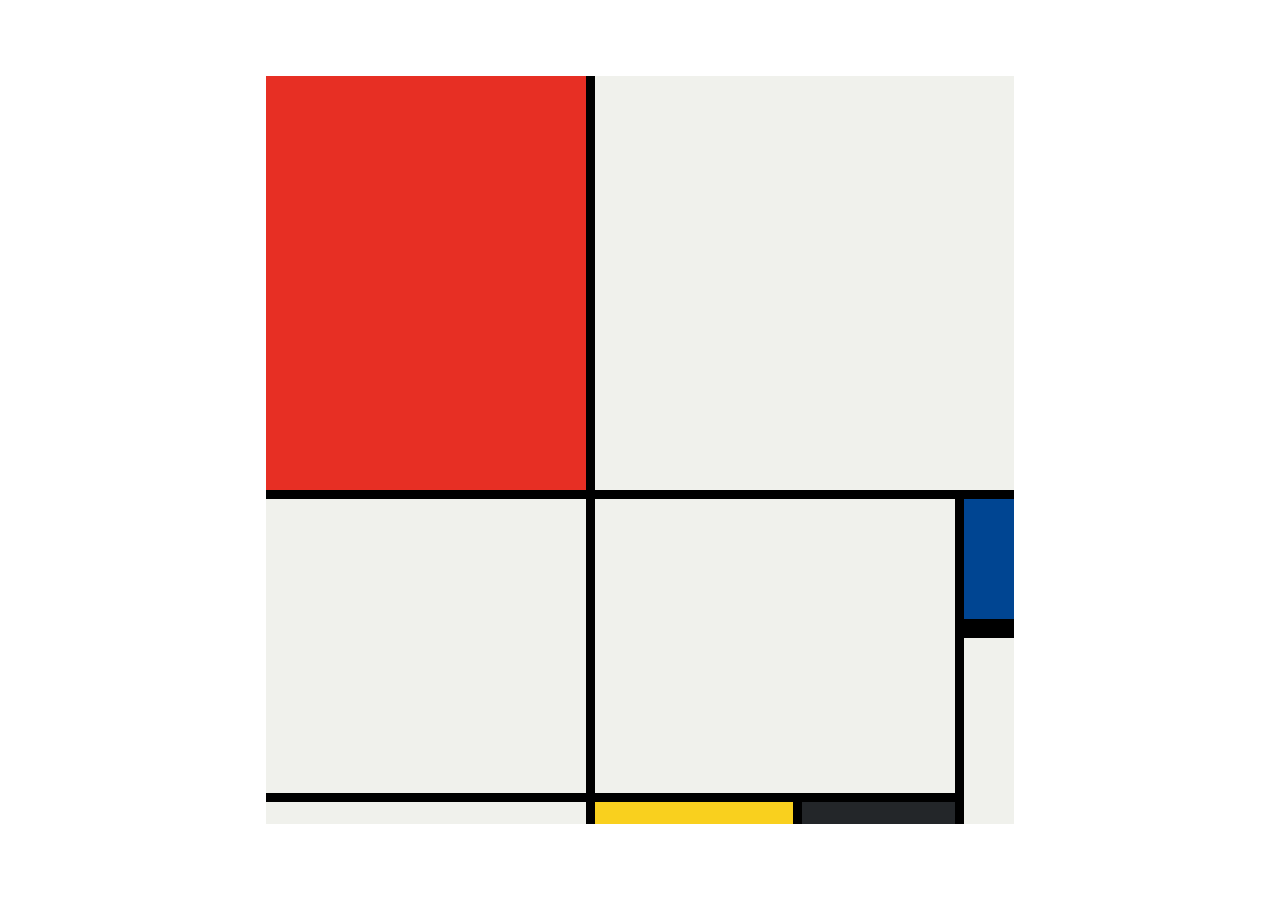
<file: 10.3 Mondrian Project/index.html>
<!DOCTYPE html>
<html lang="en">
  <head>
    <meta charset="UTF-8" />
    <meta name="viewport" content="width=device-width, initial-scale=1.0" />
    <title>Mondrian Project</title>
    <style>
      body {
        display: flex;
        justify-content: center;
        align-items: center;
        height: 100vh;
        margin: 0;
        padding: 0;
      }

      .container {
        display: grid;
        height: 748px;
        width: 748px;
        background-color: #000;
        gap: 9px;
        grid-template-columns: 320px 198px 153px 50px;
        grid-template-rows: 414px 130px 155px 22px;
      }

      .item {
        background-color: #f0f1ec;
      }

      .red {
        background-color: #e72f24;
      }

      .white1 {
        grid-column: span 3;
      }

      .white2 {
        grid-row: span 2;
      }

      .white3 {
        grid-column: span 2;
        grid-row: span 2;
      }

      .blue {
        background-color: #004592;
        border-bottom: 10px solid #000;
      }

      .white4 {
        grid-row: span 2;
      }

      .yellow {
        background-color: #f9d01e;
      }

      .black {
        background-color: #232629;
      }
    </style>
  </head>

  <body>
    <div class="container">
      <div class="item red"></div>
      <div class="item white1"></div>
      <div class="item white2"></div>
      <div class="item white3"></div>
      <div class="item blue"></div>
      <div class="item white4"></div>
      <div class="item"></div>
      <div class="item yellow"></div>
      <div class="item black"></div>
    </div>
  </body>
</html>
</file>
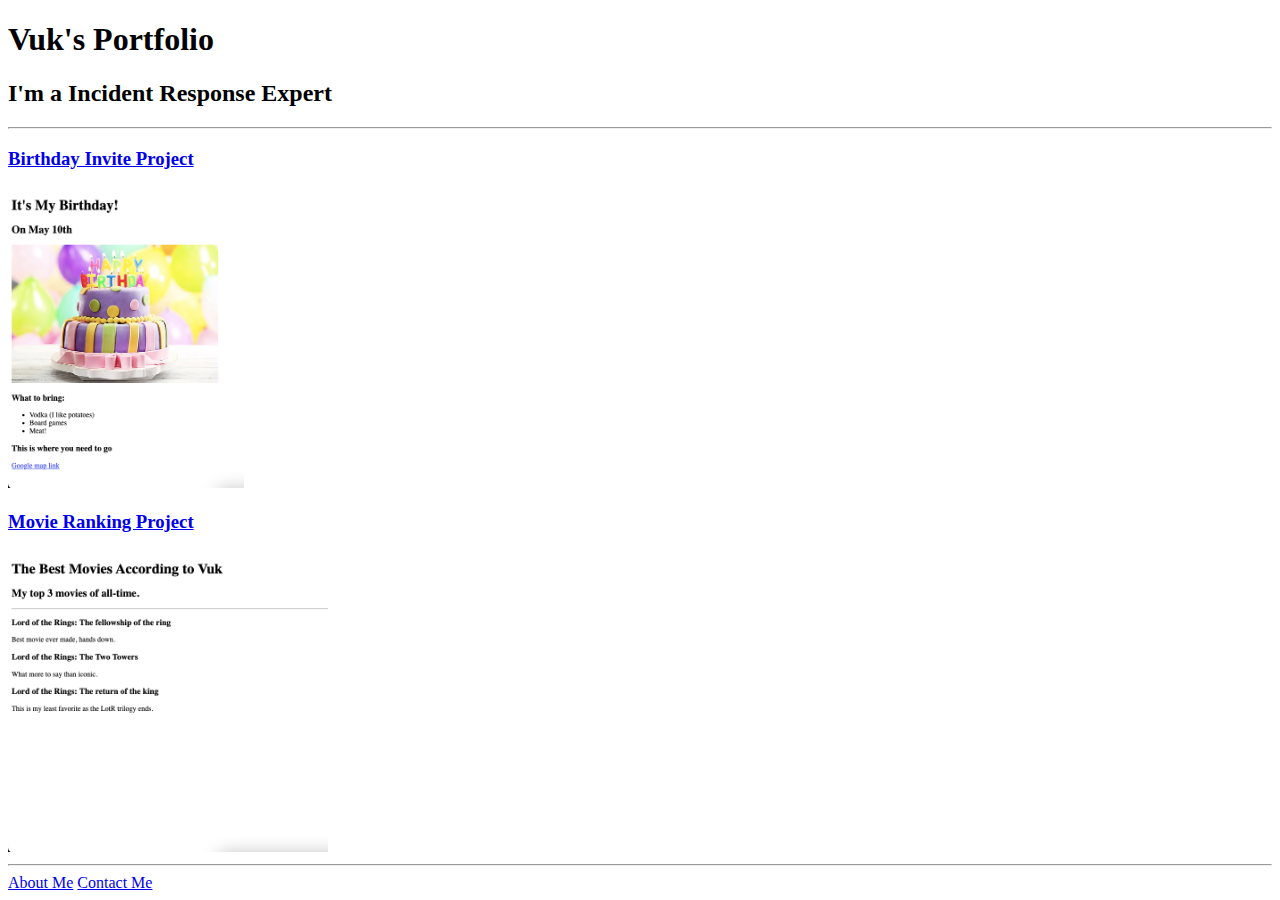
<file: 4.3 HTML Porfolio Project/index.html>
<!DOCTYPE html>
<html lang="en">
  <head>
    <meta charset="UTF-8" />
    <meta name="viewport" content="width=device-width, initial-scale=1.0" />
    <title>Vuk's Portfolio</title>
  </head>
  <body>
    <h1>Vuk's Portfolio</h1>
    <h2>I'm a Incident Response Expert</h2>
    <hr />
    <h3>
      <a href="/3.4 Birthday Invite Project/index.html"
        >Birthday Invite Project</a
      >
    </h3>
    <img
      height="300"
      src="/4.3 HTML Porfolio Project/assets/images/bday-invite-vp.png"
      alt="bday-project-preview"
    />

    <h3>
      <a href="/2.4 Movie Ranking Project/index.html">Movie Ranking Project</a>
    </h3>
    <img
      height="300"
      src="/4.3 HTML Porfolio Project/assets/images/movie-ranking-vp.png"
      alt="movie-ranking-project-preview"
    />
    <hr />

    <a href="/4.3 HTML Porfolio Project/public/about.html">About Me</a>
    <a href="/4.3 HTML Porfolio Project/public/contact.html">Contact Me</a>
  </body>
</html>
</file>
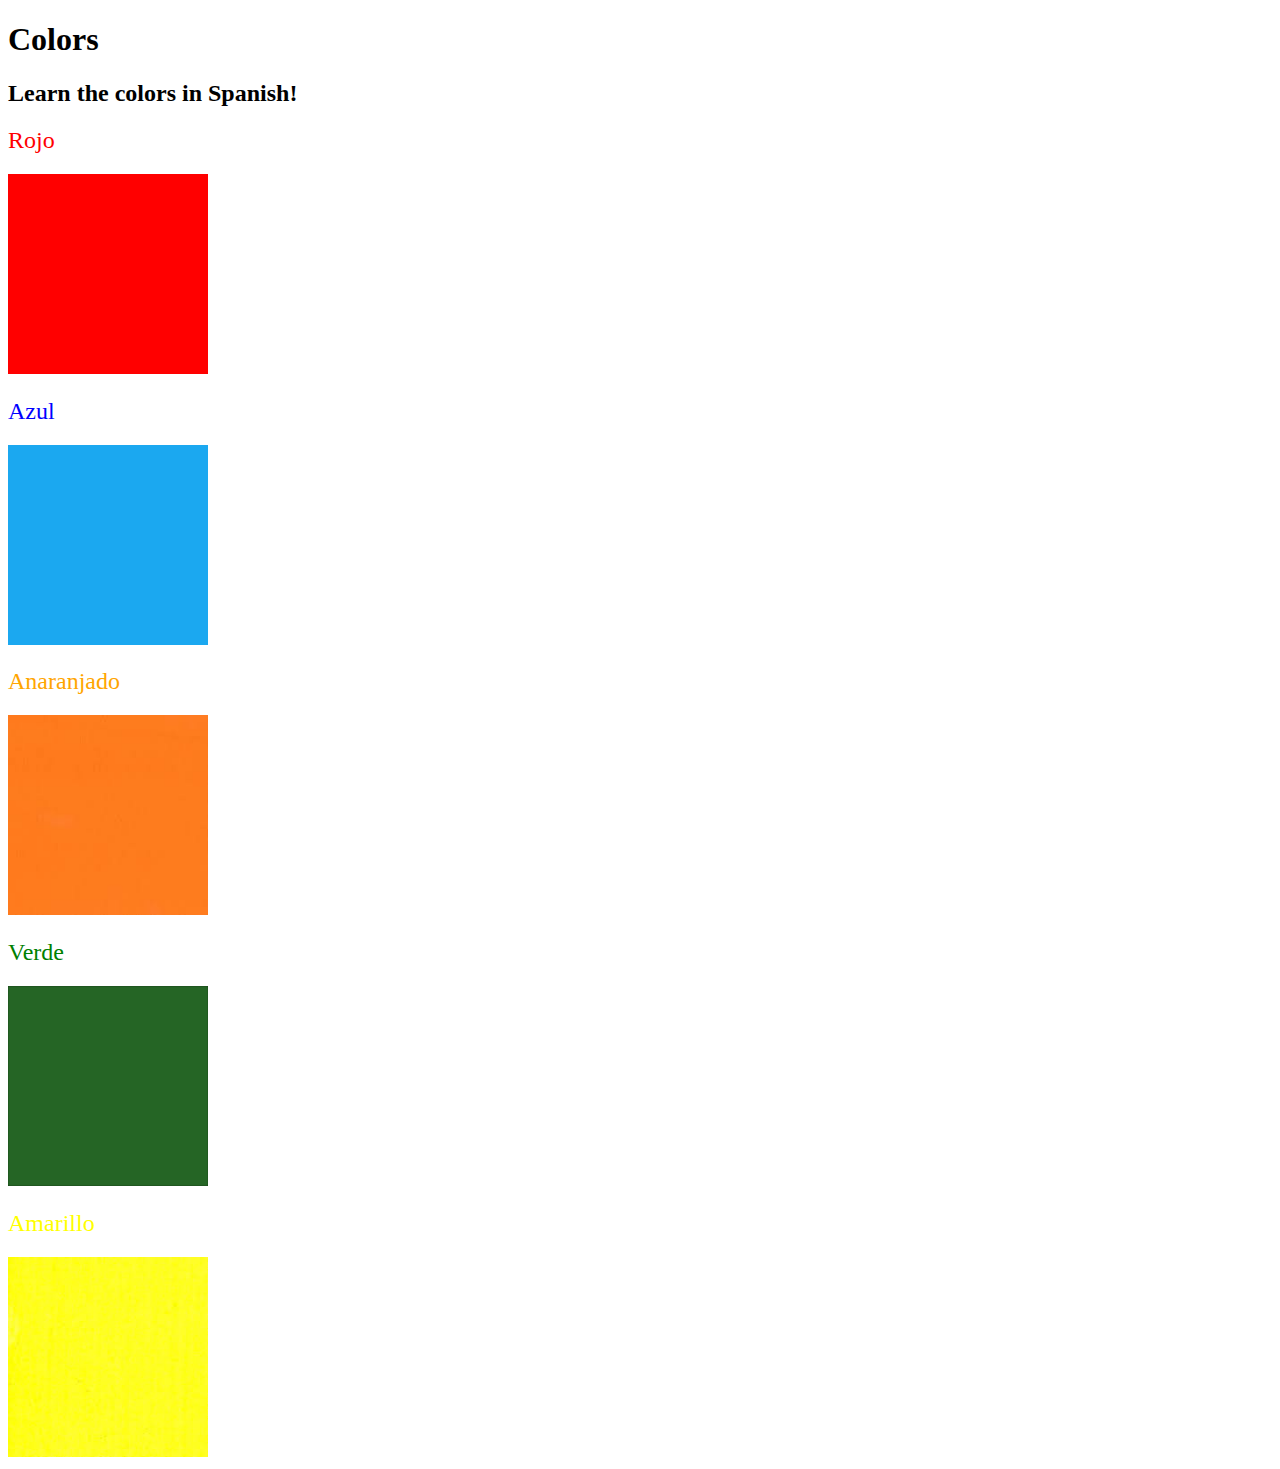
<file: 5.4+Color+Vocab+Project/index.html>
<!DOCTYPE html>
<html lang="en">
  <head>
    <meta charset="UTF-8" />
    <title>Spanish Vocabulary</title>
    <link rel="stylesheet" href="./style.css" />
  </head>

  <body>
    <h1>Colors</h1>
    <h2>Learn the colors in Spanish!</h2>
    <h2 class="color-title" id="red">Rojo</h2>
    <img src="./assets/images/red.png" alt="red" />

    <h2 class="color-title" id="blue">Azul</h2>
    <img src="./assets/images/blue.png" alt="blue" />

    <h2 class="color-title" id="orange">Anaranjado</h2>
    <img src="./assets/images/orange.png" alt="orange" />

    <h2 class="color-title" id="green">Verde</h2>
    <img src="./assets/images/green.png" alt="green" />

    <h2 class="color-title" id="yellow">Amarillo</h2>
    <img src="./assets/images/yellow.png" alt="yellow" />
  </body>
</html>

<!-- 
TODOs
IMPORTANT: You should not need to make ANY CHANGES to index.html
All code should be written in your CSS file.

1. Create a CSS file and incorporate it as an external stylesheet.
2. Use CSS to style each of the color titles to meaning. 
Hint: Use the id to help if you don't know the words in spanish.
3. Use CSS to change all the color titles to have "font-weight: normal;"
4. Use CSS (not HTML) to make all the images 200px heigh and 200px wide. 
Hint: 
https://developer.mozilla.org/en-US/docs/Web/CSS/height
https://developer.mozilla.org/en-US/docs/Web/CSS/width
-->
</file>
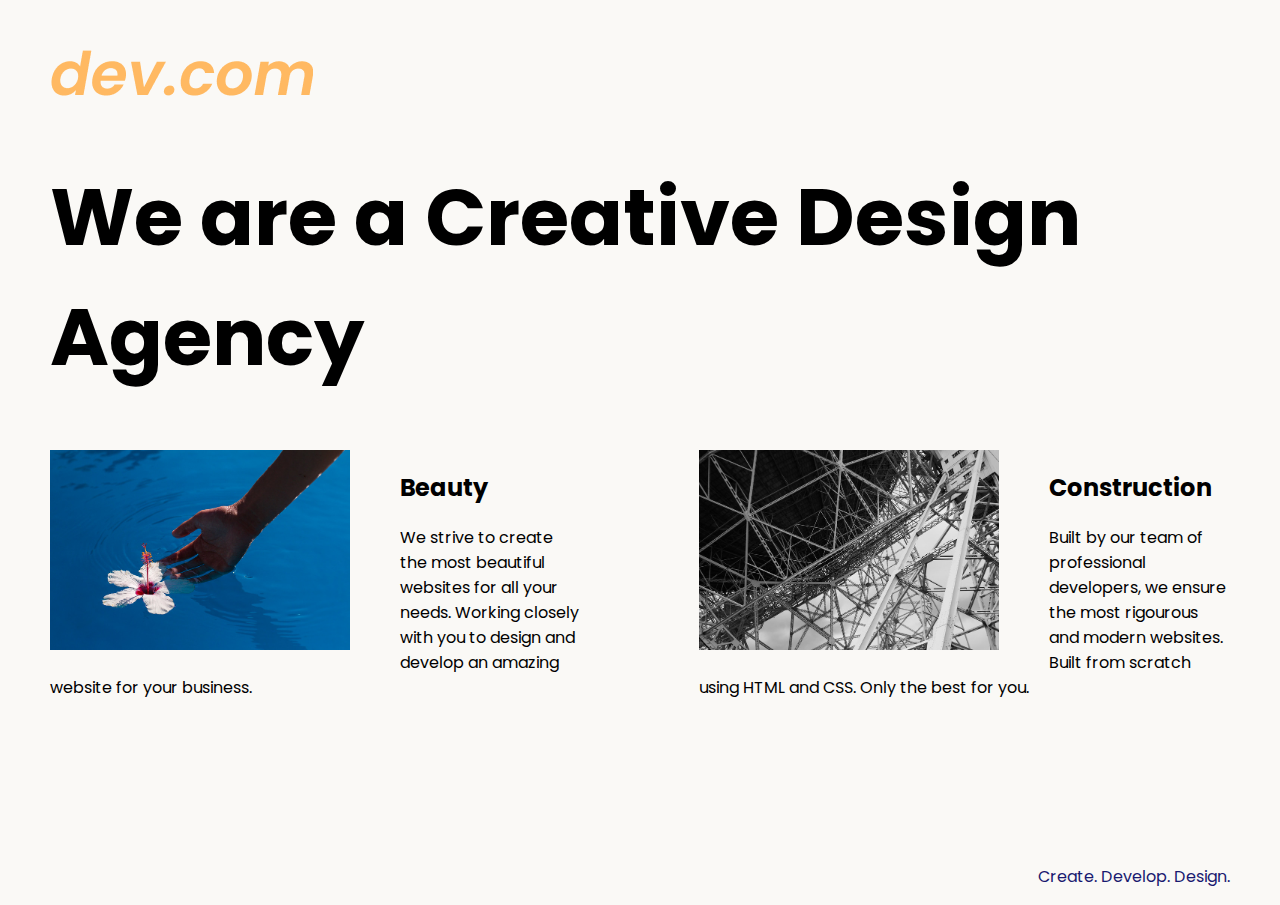
<file: 8.4 Web Design Agency Project/index.html>
<!DOCTYPE html>
<html lang="en">

<head>
  <meta charset="UTF-8">
  <meta name="viewport" content="width=device-width, initial-scale=1.0">
  <title>Agency</title>
  <link rel="stylesheet" href="./style.css">
  <link rel="preconnect" href="https://fonts.googleapis.com">
  <link rel="preconnect" href="https://fonts.gstatic.com" crossorigin>
  <link href="https://fonts.googleapis.com/css2?family=Poppins:wght@400;700&display=swap" rel="stylesheet">
</head>

<body>
  <div class="main">
    <img class="logo" src="./assets/images/logo.png" alt="logo">
    <h1>We are a Creative Design Agency</h1>
    <div class="left card"><img class="tile-image" src="./assets/images/beautiful.jpg" alt="hand and flower in water">
      <h2 class="card-title">Beauty</h2>
      <p class="card-text">We strive to create the most beautiful websites for all your needs. Working closely with you
        to
        design and
        develop an amazing website for your business.</p>
    </div>

    <div class="right card"><img class="tile-image" src="./assets/images/construction.jpg" alt="metal structure">
      <h2 class="card-title">Construction</h2>
      <p>Built by our team of professional developers, we ensure the most rigourous and modern websites. Built from
        scratch using HTML and CSS. Only the best for you.</p>
    </div>

  </div>
  <footer>
    <p>Create. Develop. Design.</p>
  </footer>
</body>

</html>
</file>
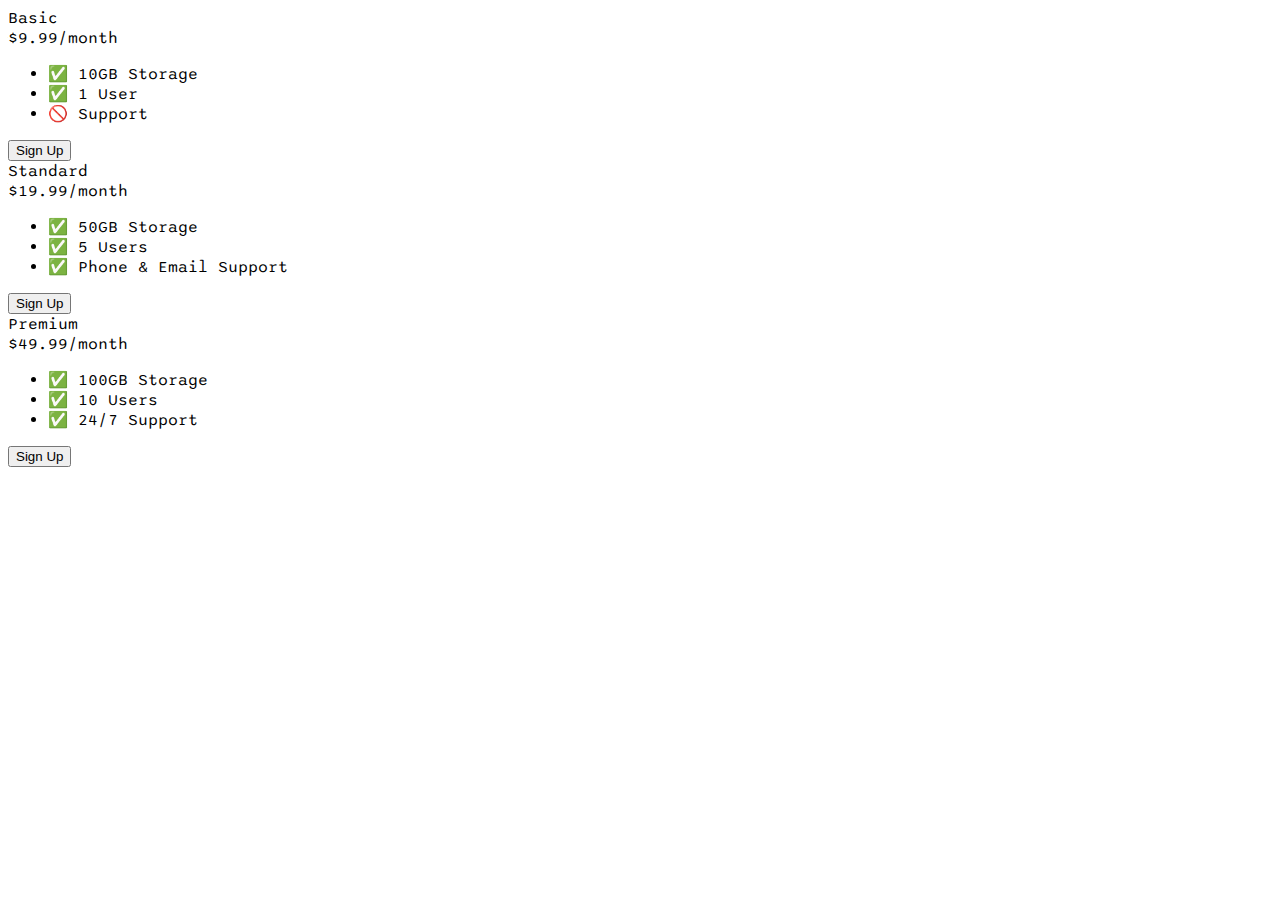
<file: 9.4+Flexbox+Pricing+Table+Project/index.html>
<!DOCTYPE html>
<html>
  <head>
    <title>Flexbox Pricing Table</title>
    <link rel="preconnect" href="https://fonts.googleapis.com" />
    <link rel="preconnect" href="https://fonts.gstatic.com" crossorigin />
    <link
      href="https://fonts.googleapis.com/css2?family=Sono:wght@400;700&display=swap"
      rel="stylesheet"
    />
    <style>
      body {
        font-family: "Sono", sans-serif;
      }

      @media (max-width: 1250px) {
        .plan-title {
          font-size: 24px;
          font-weight: bold;
        }

        .plan-price {
          font-size: 42px;
          font-weight: bold;
        }

        .pricing-container {
          display: flex;
          justify-content: space-around;
        }

        .pricing-plan {
          background-color: #f2f2f2;
          text-align: center;
          padding: 20px;
          margin-top: 50px;
        }

        .plan-features {
          list-style: none;
        }

        .plan-button {
          background-color: #ff6600;
          border: none;
          color: white;
          padding: 10px 8px;
          border-radius: 6px;
        }
      }
    </style>
  </head>

  <body>
    <div class="pricing-container">
      <div class="pricing-plan">
        <div class="plan-title">Basic</div>
        <div class="plan-price">$9.99/month</div>
        <ul class="plan-features">
          <li>✅ 10GB Storage</li>
          <li>✅ 1 User</li>
          <li>🚫 Support</li>
        </ul>
        <button class="plan-button">Sign Up</button>
      </div>
      <div class="pricing-plan">
        <div class="plan-title">Standard</div>
        <div class="plan-price">$19.99/month</div>
        <ul class="plan-features">
          <li>✅ 50GB Storage</li>
          <li>✅ 5 Users</li>
          <li>✅ Phone &amp; Email Support</li>
        </ul>
        <button class="plan-button">Sign Up</button>
      </div>
      <div class="pricing-plan">
        <div class="plan-title">Premium</div>
        <div class="plan-price">$49.99/month</div>
        <ul class="plan-features">
          <li>✅ 100GB Storage</li>
          <li>✅ 10 Users</li>
          <li>✅ 24/7 Support</li>
        </ul>
        <button class="plan-button">Sign Up</button>
      </div>
    </div>
  </body>
</html>
</file>
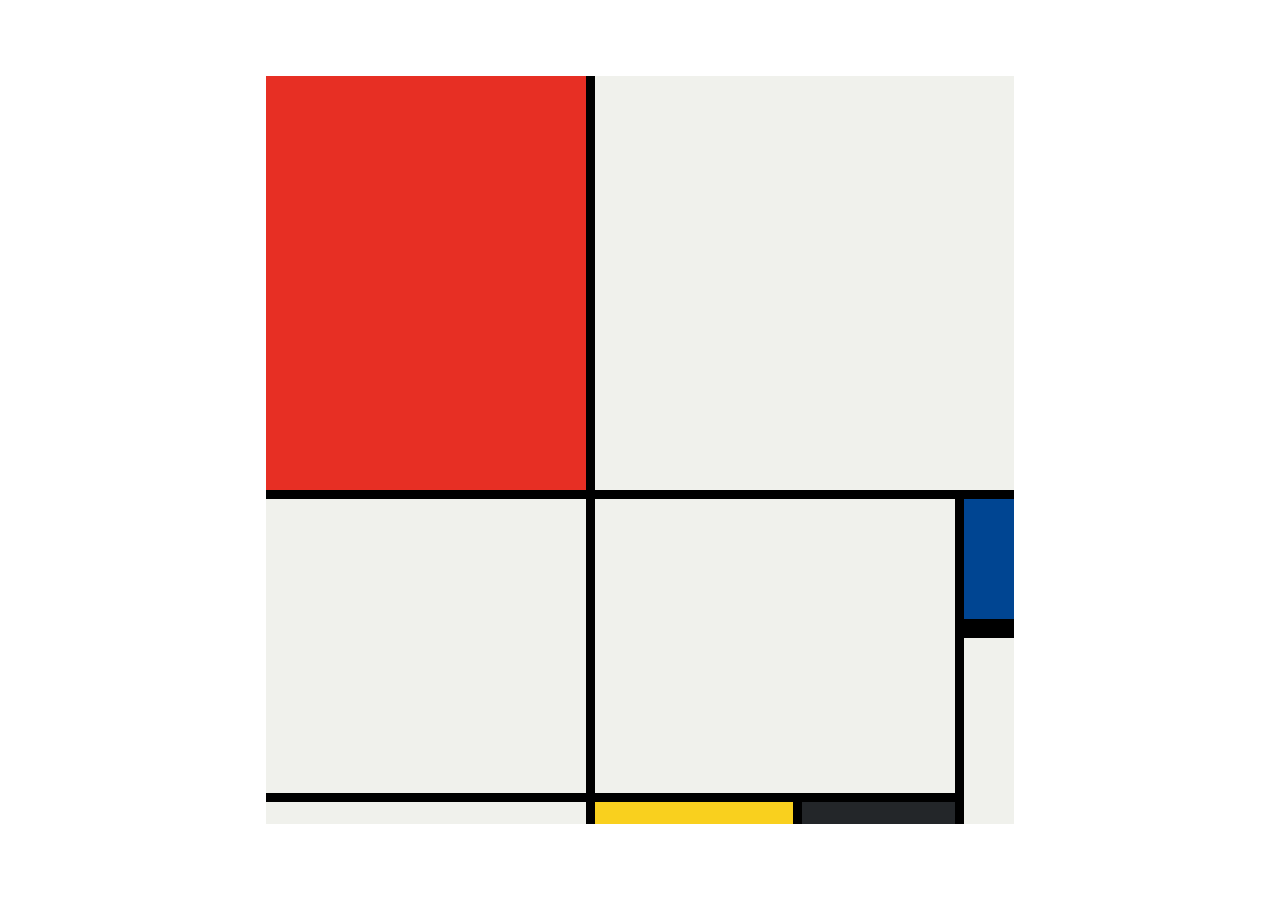
<file: 10.3 Mondrian Project/solution.html>
<!DOCTYPE html>
<html lang="en">

<head>
  <meta charset="UTF-8">
  <meta name="viewport" content="width=device-width, initial-scale=1.0">
  <title>Mondrian Project</title>
  <style>
    /* 
    Write your CSS here 
    Line Colour: #000
    White: #F0F1EC
    Red: #E72F24
    Black: #232629
    Blue: #004592
    Yellow: #F9D01E
    */
    body {
      display: flex;
      justify-content: center;
      align-items: center;
      height: 100vh;
      margin: 0;
      padding: 0;
    }

    .container {
      height: 748px;
      width: 748px;
      display: grid;
      background-color: #000;
      grid-template-columns: 320px 198px 153px 50px;
      grid-template-rows: 414px 130px 155px 22px;
      gap: 9px;
    }

    .item {
      background-color: #F0F1EC;
    }

    .red {
      background-color: #E72F24;
    }

    .white1 {
      grid-column: span 3;
    }

    .white2 {
      grid-row: span 2;
    }

    .white3 {
      grid-area: 2 / 2 / 4 /4
    }

    .blue {
      background-color: #004592;
      border-bottom: 10px solid #000;
    }

    .white4 {
      grid-row: span 2;
    }

    .yellow {
      background-color: #F9D01E;
    }

    .black {
      background-color: #232629;
    }
  </style>
</head>

<body>
  <!-- Write your HTML here -->

  <div class="container">
    <div class="item red"></div>
    <div class="item white1"></div>
    <div class="item white2"></div>
    <div class="item white3"></div>

    <div class="item blue"></div>
    <div class="item white4"></div>

    <div class="item"></div>
    <div class="item yellow"></div>
    <div class="item black"></div>
  </div>
</body>

</html>
</file>
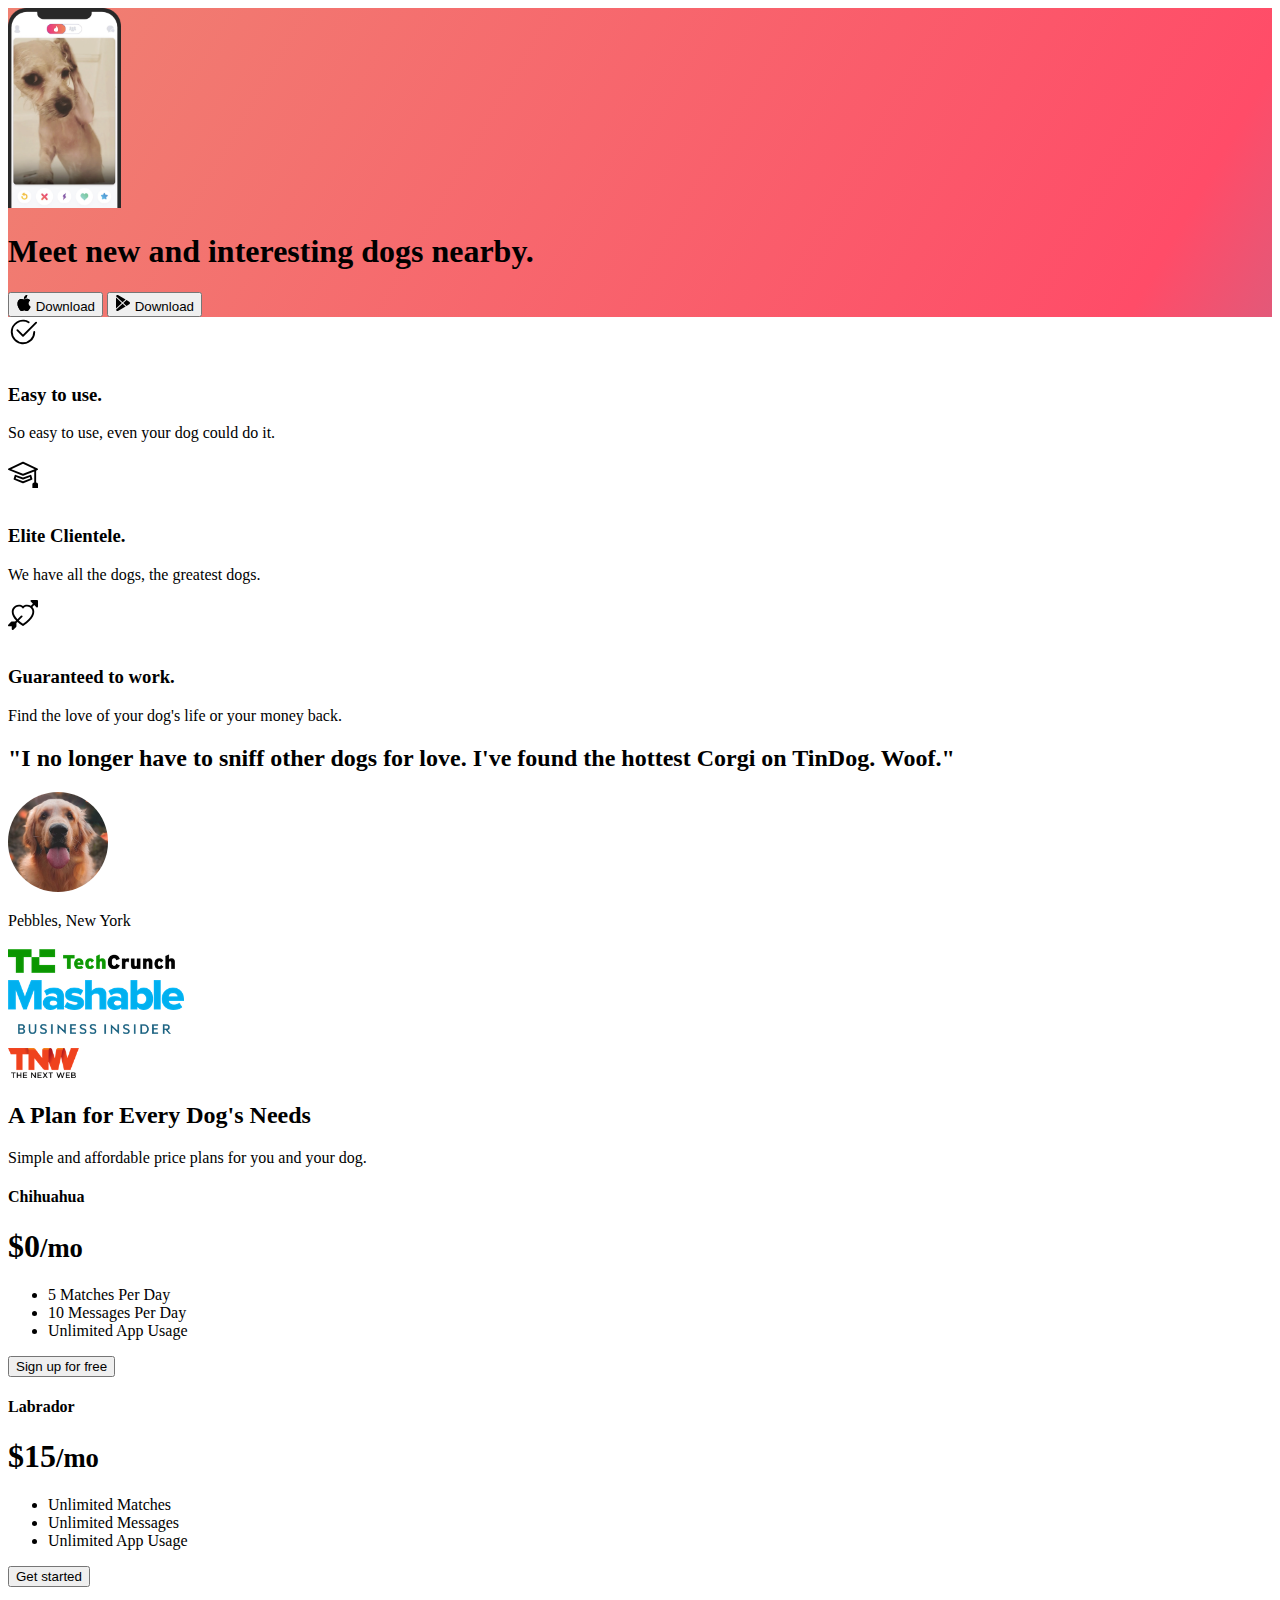
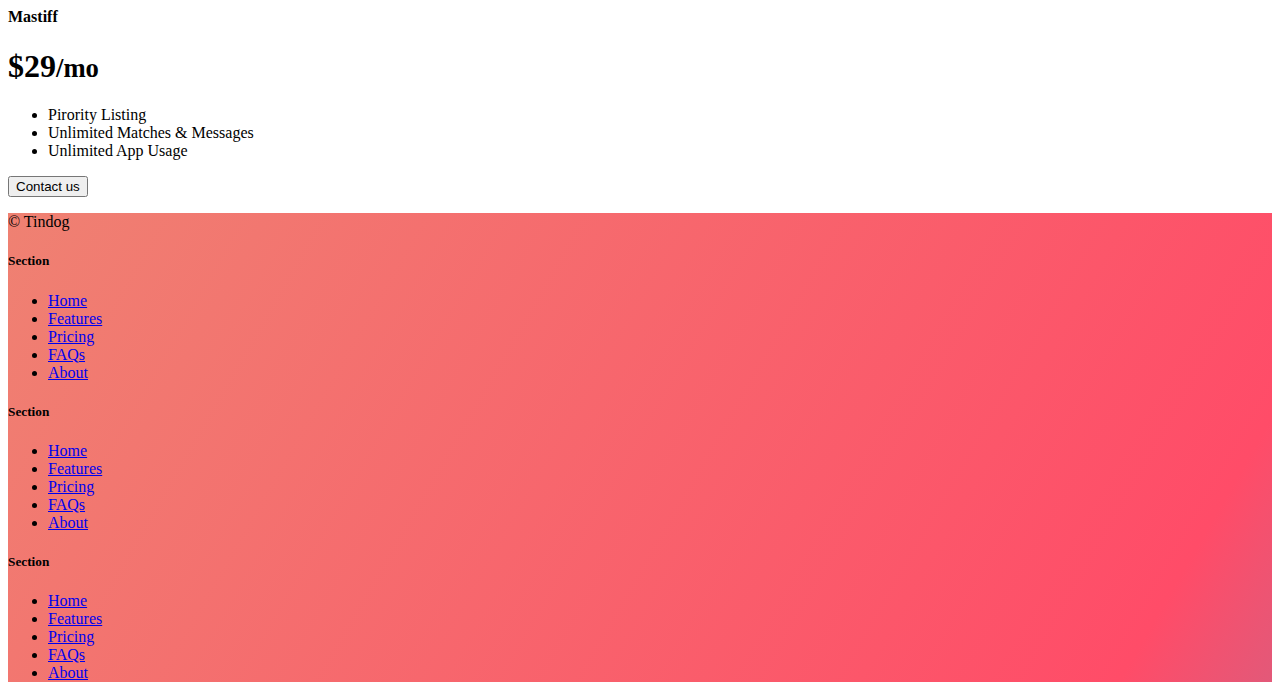
<file: 11.3 TinDog Project/solution.html>
<!DOCTYPE html>
<html lang="en">

<head>
  <meta charset="UTF-8">
  <meta name="viewport" content="width=device-width, initial-scale=1.0">
  <title>TinDog</title>
  <link href="https://cdn.jsdelivr.net/npm/bootstrap@5.3.0-alpha3/dist/css/bootstrap.min.css" rel="stylesheet"
    integrity="sha384-KK94CHFLLe+nY2dmCWGMq91rCGa5gtU4mk92HdvYe+M/SXH301p5ILy+dN9+nJOZ" crossorigin="anonymous">
  <link rel="stylesheet" href="./css/solution.css">
</head>

<body>


  <!-- Title -->
  <section id="title" class="gradient-background">

    <div class="container col-xxl-8 px-4 pt-5">
      <div class="row flex-lg-row-reverse align-items-center g-5 pt-5">
        <div class="col-10 col-sm-8 col-lg-6">
          <img src="./images/iphone.png" class="d-block mx-lg-auto img-fluid" alt="Bootstrap Themes" height="200"
            loading="lazy">
        </div>
        <div class="col-lg-6">
          <h1 class="display-5 fw-bold text-body-emphasis lh-1 mb-3">Meet new and interesting dogs nearby.</h1>

          <div class="d-grid gap-2 d-md-flex justify-content-md-start">
            <button type="button" class="btn btn-light btn-lg px-4 me-md-2"><svg xmlns="http://www.w3.org/2000/svg"
                width="16" height="16" fill="currentColor" class="bi bi-apple mb-1" viewBox="0 0 16 16">
                <path
                  d="M11.182.008C11.148-.03 9.923.023 8.857 1.18c-1.066 1.156-.902 2.482-.878 2.516.024.034 1.52.087 2.475-1.258.955-1.345.762-2.391.728-2.43Zm3.314 11.733c-.048-.096-2.325-1.234-2.113-3.422.212-2.189 1.675-2.789 1.698-2.854.023-.065-.597-.79-1.254-1.157a3.692 3.692 0 0 0-1.563-.434c-.108-.003-.483-.095-1.254.116-.508.139-1.653.589-1.968.607-.316.018-1.256-.522-2.267-.665-.647-.125-1.333.131-1.824.328-.49.196-1.422.754-2.074 2.237-.652 1.482-.311 3.83-.067 4.56.244.729.625 1.924 1.273 2.796.576.984 1.34 1.667 1.659 1.899.319.232 1.219.386 1.843.067.502-.308 1.408-.485 1.766-.472.357.013 1.061.154 1.782.539.571.197 1.111.115 1.652-.105.541-.221 1.324-1.059 2.238-2.758.347-.79.505-1.217.473-1.282Z" />
                <path
                  d="M11.182.008C11.148-.03 9.923.023 8.857 1.18c-1.066 1.156-.902 2.482-.878 2.516.024.034 1.52.087 2.475-1.258.955-1.345.762-2.391.728-2.43Zm3.314 11.733c-.048-.096-2.325-1.234-2.113-3.422.212-2.189 1.675-2.789 1.698-2.854.023-.065-.597-.79-1.254-1.157a3.692 3.692 0 0 0-1.563-.434c-.108-.003-.483-.095-1.254.116-.508.139-1.653.589-1.968.607-.316.018-1.256-.522-2.267-.665-.647-.125-1.333.131-1.824.328-.49.196-1.422.754-2.074 2.237-.652 1.482-.311 3.83-.067 4.56.244.729.625 1.924 1.273 2.796.576.984 1.34 1.667 1.659 1.899.319.232 1.219.386 1.843.067.502-.308 1.408-.485 1.766-.472.357.013 1.061.154 1.782.539.571.197 1.111.115 1.652-.105.541-.221 1.324-1.059 2.238-2.758.347-.79.505-1.217.473-1.282Z" />
              </svg> Download</button>
            <button type="button" class="btn btn-outline-light btn-lg px-4"><svg xmlns="http://www.w3.org/2000/svg"
                width="16" height="16" fill="currentColor" class="bi bi-google-play mb-1" viewBox="0 0 16 16">
                <path
                  d="M14.222 9.374c1.037-.61 1.037-2.137 0-2.748L11.528 5.04 8.32 8l3.207 2.96 2.694-1.586Zm-3.595 2.116L7.583 8.68 1.03 14.73c.201 1.029 1.36 1.61 2.303 1.055l7.294-4.295ZM1 13.396V2.603L6.846 8 1 13.396ZM1.03 1.27l6.553 6.05 3.044-2.81L3.333.215C2.39-.341 1.231.24 1.03 1.27Z" />
              </svg> Download</button>
          </div>
        </div>
      </div>
    </div>
  </section>
  <!-- Features -->
  <section id="features">
    <div class="container mt-5">
      <div class="row g-4 py-5 row-cols-1 row-cols-lg-3">
        <div class="col d-flex align-items-start">
          <div
            class="icon-square text-body-emphasis bg-body-secondary d-inline-flex align-items-center justify-content-center fs-4 flex-shrink-0 me-3">
            <svg xmlns="http://www.w3.org/2000/svg" height="30" fill="currentColor" class="bi bi-check2-circle"
              viewBox="0 0 16 16">
              <path
                d="M2.5 8a5.5 5.5 0 0 1 8.25-4.764.5.5 0 0 0 .5-.866A6.5 6.5 0 1 0 14.5 8a.5.5 0 0 0-1 0 5.5 5.5 0 1 1-11 0z" />
              <path
                d="M15.354 3.354a.5.5 0 0 0-.708-.708L8 9.293 5.354 6.646a.5.5 0 1 0-.708.708l3 3a.5.5 0 0 0 .708 0l7-7z" />
            </svg>
          </div>
          <div>
            <h3 class="fs-2">Easy to use.</h3>
            <p>So easy to use, even your dog could do it.</p>

          </div>
        </div>
        <div class="col d-flex align-items-start">
          <div
            class="icon-square text-body-emphasis bg-body-secondary d-inline-flex align-items-center justify-content-center fs-4 flex-shrink-0 me-3">
            <svg xmlns="http://www.w3.org/2000/svg" height="30" fill="currentColor" class="bi bi-mortarboard"
              viewBox="0 0 16 16">
              <path
                d="M8.211 2.047a.5.5 0 0 0-.422 0l-7.5 3.5a.5.5 0 0 0 .025.917l7.5 3a.5.5 0 0 0 .372 0L14 7.14V13a1 1 0 0 0-1 1v2h3v-2a1 1 0 0 0-1-1V6.739l.686-.275a.5.5 0 0 0 .025-.917l-7.5-3.5ZM8 8.46 1.758 5.965 8 3.052l6.242 2.913L8 8.46Z" />
              <path
                d="M4.176 9.032a.5.5 0 0 0-.656.327l-.5 1.7a.5.5 0 0 0 .294.605l4.5 1.8a.5.5 0 0 0 .372 0l4.5-1.8a.5.5 0 0 0 .294-.605l-.5-1.7a.5.5 0 0 0-.656-.327L8 10.466 4.176 9.032Zm-.068 1.873.22-.748 3.496 1.311a.5.5 0 0 0 .352 0l3.496-1.311.22.748L8 12.46l-3.892-1.556Z" />
            </svg>
          </div>
          <div>
            <h3 class="fs-2">Elite Clientele.</h3>
            <p>We have all the dogs, the greatest dogs.</p>

          </div>
        </div>
        <div class="col d-flex align-items-start">
          <div
            class="icon-square text-body-emphasis bg-body-secondary d-inline-flex align-items-center justify-content-center fs-4 flex-shrink-0 me-3">
            <svg xmlns="http://www.w3.org/2000/svg" height="30" fill="currentColor" class="bi bi-arrow-through-heart"
              viewBox="0 0 16 16">
              <path fill-rule="evenodd"
                d="M2.854 15.854A.5.5 0 0 1 2 15.5V14H.5a.5.5 0 0 1-.354-.854l1.5-1.5A.5.5 0 0 1 2 11.5h1.793l.53-.53c-.771-.802-1.328-1.58-1.704-2.32-.798-1.575-.775-2.996-.213-4.092C3.426 2.565 6.18 1.809 8 3.233c1.25-.98 2.944-.928 4.212-.152L13.292 2 12.147.854A.5.5 0 0 1 12.5 0h3a.5.5 0 0 1 .5.5v3a.5.5 0 0 1-.854.354L14 2.707l-1.006 1.006c.236.248.44.531.6.845.562 1.096.585 2.517-.213 4.092-.793 1.563-2.395 3.288-5.105 5.08L8 13.912l-.276-.182a21.86 21.86 0 0 1-2.685-2.062l-.539.54V14a.5.5 0 0 1-.146.354l-1.5 1.5Zm2.893-4.894A20.419 20.419 0 0 0 8 12.71c2.456-1.666 3.827-3.207 4.489-4.512.679-1.34.607-2.42.215-3.185-.817-1.595-3.087-2.054-4.346-.761L8 4.62l-.358-.368c-1.259-1.293-3.53-.834-4.346.761-.392.766-.464 1.845.215 3.185.323.636.815 1.33 1.519 2.065l1.866-1.867a.5.5 0 1 1 .708.708L5.747 10.96Z" />
            </svg>
          </div>
          <div>
            <h3 class="fs-2">Guaranteed to work.</h3>
            <p>Find the love of your dog's life or your money back.</p>

          </div>
        </div>
      </div>
    </div>
  </section>
  <!-- Testimonial -->
  <section id="testimonial">
    <div class="my-5">
      <div class="p-5 text-center bg-body-tertiary">
        <div class="container py-5">
          <h2 class="text-body-emphasis">"I no longer have to sniff other dogs for love. I've found the hottest Corgi on
            TinDog. Woof."</h2>
          <img class="profile-img mt-5" src="./images/dog-img.jpg" alt="dog image">
          <p class="col-lg-8 mx-auto lead mt-2">
            Pebbles, New York
          </p>
        </div>

        <div class="container">
          <div class="row">
            <div class="col-lg-3 col-sm-12">
              <img src="./images/techcrunch.png" alt="techcrunch" height="30">
            </div>
            <div class="col-lg-3 col-sm-12">
              <img src="./images/mashable.png" alt="mashable" height="30">
            </div>
            <div class="col-lg-3 col-sm-12">
              <img src="./images/bizinsider.png" alt="bizinsider" height="30">
            </div>
            <div class="col-lg-3 col-sm-12">
              <img src="./images/tnw.png" alt="tnw" height="30">
            </div>
          </div>
        </div>
      </div>
    </div>
  </section>
  <!-- Pricing -->
  <section id="pricing">
    <div class="container">
      <div class="pricing-header p-3 pb-md-4 mx-auto text-center">
        <h2 class="display-4 fw-normal">A Plan for Every Dog's Needs</h2>
        <p class="fs-5 text-body-secondary">Simple and affordable price plans for you and your dog.
      </div>
      <div class="row row-cols-1 row-cols-md-3 mb-3 text-center">
        <div class="col">
          <div class="card mb-4 rounded-3 shadow-sm">
            <div class="card-header py-3">
              <h4 class="my-0 fw-normal">Chihuahua</h4>
            </div>
            <div class="card-body">
              <h1 class="card-title pricing-card-title">$0<small class="text-body-secondary fw-light">/mo</small></h1>
              <ul class="list-unstyled mt-3 mb-4">
                <li>5 Matches Per Day</li>
                <li>10 Messages Per Day</li>
                <li>Unlimited App Usage</li>
              </ul>
              <button type="button" class="w-100 btn btn-lg btn-outline-dark">Sign up for free</button>
            </div>
          </div>
        </div>
        <div class="col">
          <div class="card mb-4 rounded-3 shadow-sm">
            <div class="card-header py-3">
              <h4 class="my-0 fw-normal">Labrador</h4>
            </div>
            <div class="card-body">
              <h1 class="card-title pricing-card-title">$15<small class="text-body-secondary fw-light">/mo</small></h1>
              <ul class="list-unstyled mt-3 mb-4">
                <li>Unlimited Matches</li>
                <li>Unlimited Messages</li>
                <li>Unlimited App Usage</li>
              </ul>
              <button type="button" class="w-100 btn btn-lg btn-dark">Get started</button>
            </div>
          </div>
        </div>
        <div class="col">
          <div class="card mb-4 rounded-3 shadow-sm border-dark">
            <div class="card-header py-3 text-bg-dark border-dark">
              <h4 class="my-0 fw-normal">Mastiff</h4>
            </div>
            <div class="card-body">
              <h1 class="card-title pricing-card-title">$29<small class="text-body-secondary fw-light">/mo</small></h1>
              <ul class="list-unstyled mt-3 mb-4">
                <li>Pirority Listing</li>
                <li>Unlimited Matches & Messages</li>
                <li>Unlimited App Usage</li>
              </ul>
              <button type="button" class="w-100 btn btn-lg btn-dark">Contact us</button>
            </div>
          </div>
        </div>
      </div>
    </div>
  </section>
  <!-- Footer -->
  <section id="contact" class="gradient-background">
    <div class="container ">
      <footer class="row row-cols-1 row-cols-sm-2 row-cols-md-5 py-5 mt-5 border-top">
        <div class="col mb-3">

          <p class="text-body-secondary">© Tindog</p>
        </div>

        <div class="col mb-3">

        </div>

        <div class="col mb-3">
          <h5>Section</h5>
          <ul class="nav flex-column">
            <li class="nav-item mb-2"><a href="#" class="nav-link p-0 text-body-secondary">Home</a></li>
            <li class="nav-item mb-2"><a href="#" class="nav-link p-0 text-body-secondary">Features</a></li>
            <li class="nav-item mb-2"><a href="#" class="nav-link p-0 text-body-secondary">Pricing</a></li>
            <li class="nav-item mb-2"><a href="#" class="nav-link p-0 text-body-secondary">FAQs</a></li>
            <li class="nav-item mb-2"><a href="#" class="nav-link p-0 text-body-secondary">About</a></li>
          </ul>
        </div>

        <div class="col mb-3">
          <h5>Section</h5>
          <ul class="nav flex-column">
            <li class="nav-item mb-2"><a href="#" class="nav-link p-0 text-body-secondary">Home</a></li>
            <li class="nav-item mb-2"><a href="#" class="nav-link p-0 text-body-secondary">Features</a></li>
            <li class="nav-item mb-2"><a href="#" class="nav-link p-0 text-body-secondary">Pricing</a></li>
            <li class="nav-item mb-2"><a href="#" class="nav-link p-0 text-body-secondary">FAQs</a></li>
            <li class="nav-item mb-2"><a href="#" class="nav-link p-0 text-body-secondary">About</a></li>
          </ul>
        </div>

        <div class="col mb-3">
          <h5>Section</h5>
          <ul class="nav flex-column">
            <li class="nav-item mb-2"><a href="#" class="nav-link p-0 text-body-secondary">Home</a></li>
            <li class="nav-item mb-2"><a href="#" class="nav-link p-0 text-body-secondary">Features</a></li>
            <li class="nav-item mb-2"><a href="#" class="nav-link p-0 text-body-secondary">Pricing</a></li>
            <li class="nav-item mb-2"><a href="#" class="nav-link p-0 text-body-secondary">FAQs</a></li>
            <li class="nav-item mb-2"><a href="#" class="nav-link p-0 text-body-secondary">About</a></li>
          </ul>
        </div>
      </footer>
    </div>
  </section>
</body>

</html>
</file>
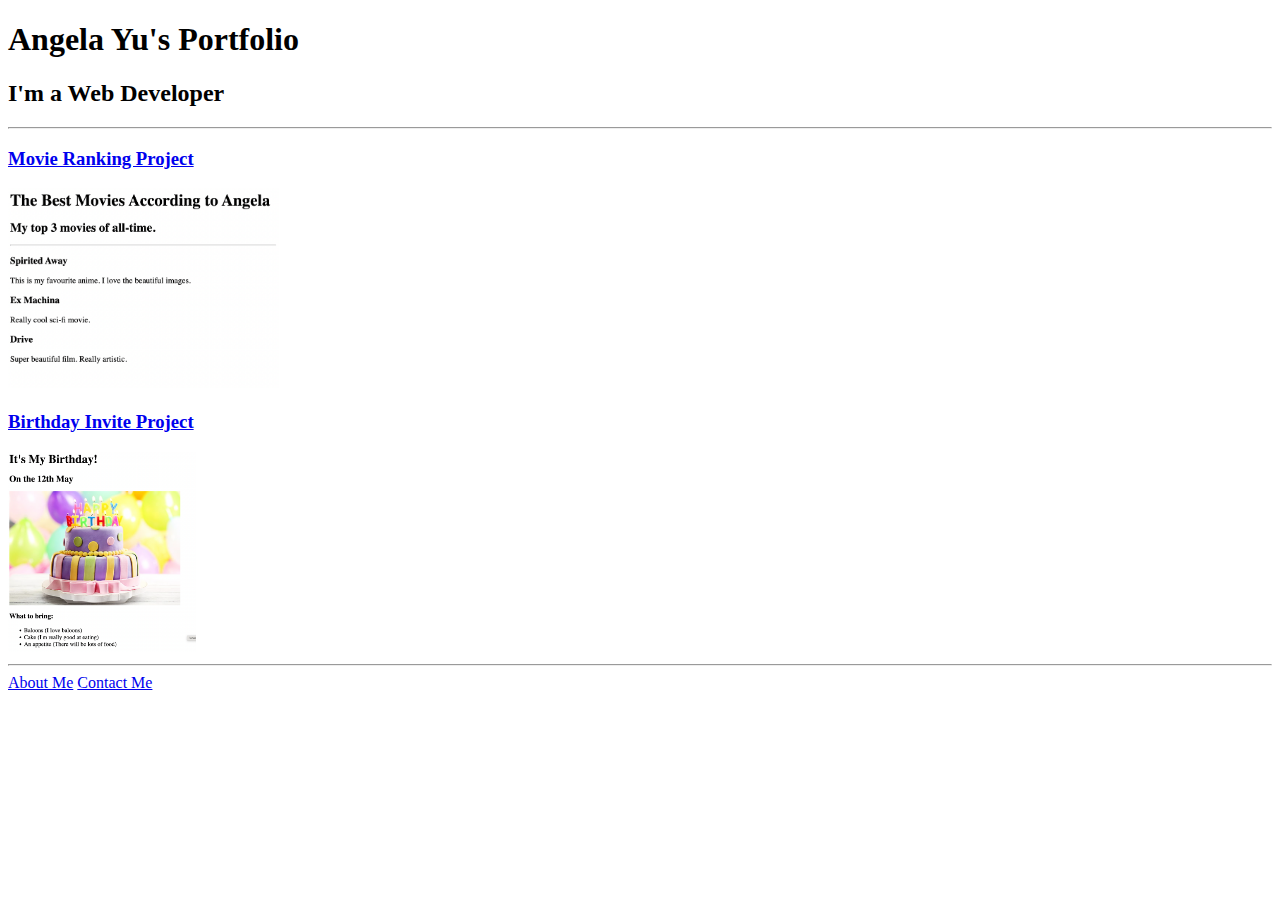
<file: 4.3 HTML Porfolio Project/solution.html>
<!DOCTYPE html>
<html lang="en">

<head>
  <meta charset="UTF-8">
  <title>Angela's Portfolio</title>
</head>

<body>
  <h1>Angela Yu's Portfolio</h1>
  <h2>I'm a Web Developer</h2>
  <hr />
  <h3><a href="./public/movie-ranking.html">Movie Ranking Project</a></h3>
  <img src="./assets/images/movie-ranking.png" height="200" alt="movie ranking project preview"/>
  <h3><a href="./public/birthday-invite.html">Birthday Invite Project</a></h3>
  <img src="./assets/images/birthday-invite.png" height="200" alt="birthday invite project preview"/>
  <hr />
  <a href="./public/about.html">About Me</a>
  <a href="./public/contact.html">Contact Me</a>
</body>

</html>
</file>
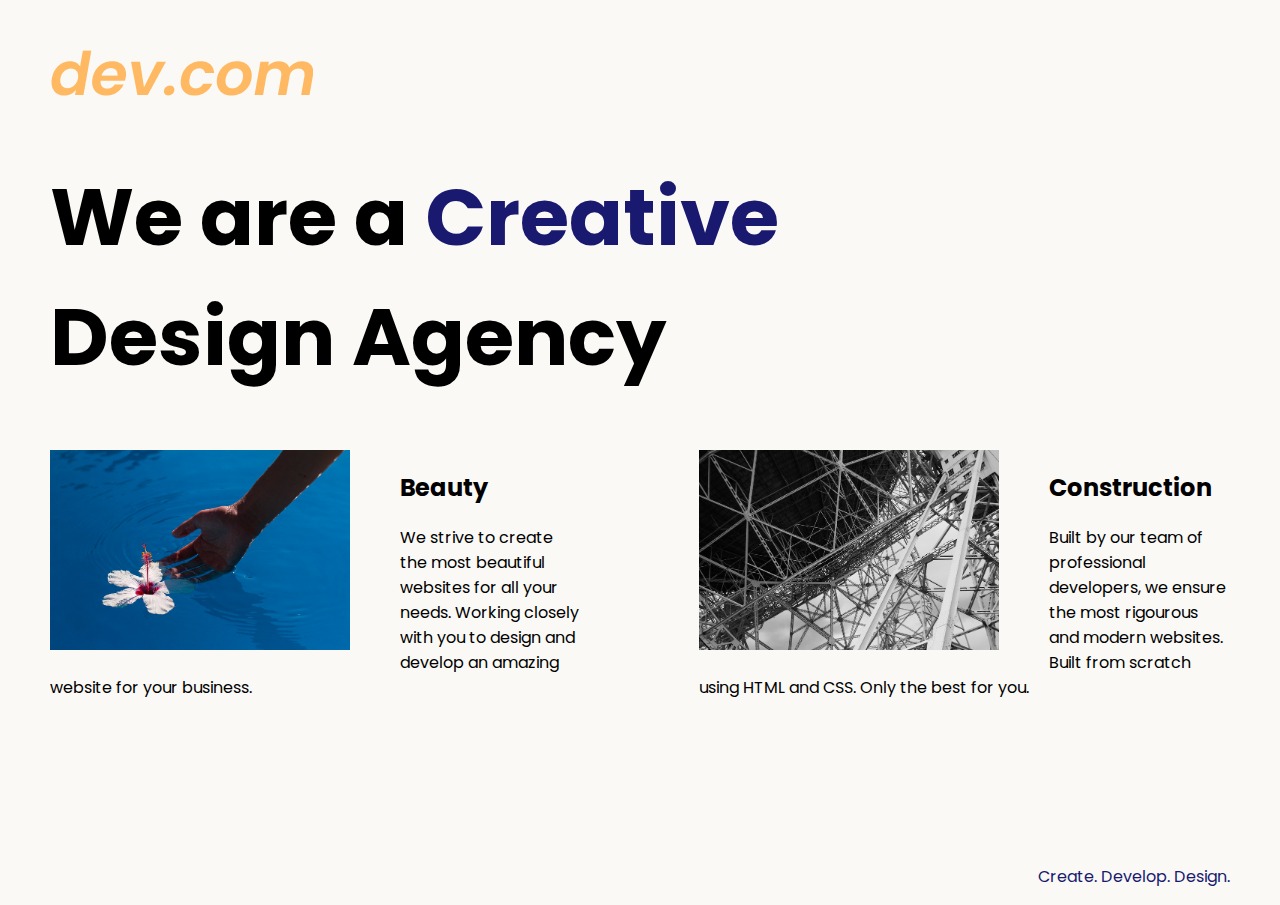
<file: 8.4 Web Design Agency Project/solution.html>
<!DOCTYPE html>
<html lang="en">

<head>
  <meta charset="UTF-8">
  <meta name="viewport" content="width=device-width, initial-scale=1.0">
  <title>Agency</title>
  <link rel="stylesheet" href="./solution.css">
  <link rel="preconnect" href="https://fonts.googleapis.com">
  <link rel="preconnect" href="https://fonts.gstatic.com" crossorigin>
  <link href="https://fonts.googleapis.com/css2?family=Poppins:wght@400;700&display=swap" rel="stylesheet">
</head>

<body>
  <div class="main">
    <img class="logo" src="./assets/images/logo.png" alt="logo">
    <h1>We are a <span class="creative">Creative</span> <br />Design Agency</h1>
    <div class="left card"><img class="tile-image" src="./assets/images/beautiful.jpg" alt="hand and flower in water">
      <h2 class="card-title">Beauty</h2>
      <p class="card-text">We strive to create the most beautiful websites for all your needs. Working closely with you
        to
        design and
        develop an amazing website for your business.</p>
    </div>

    <div class="right card"><img class="tile-image" src="./assets/images/construction.jpg" alt="metal structure">
      <h2 class="card-title">Construction</h2>
      <p>Built by our team of professional developers, we ensure the most rigourous and modern websites. Built from
        scratch using HTML and CSS. Only the best for you.</p>
    </div>

  </div>
  <footer>
    <p>Create. Develop. Design.</p>
  </footer>
</body>

</html>
</file>
<file: 5.4+Color+Vocab+Project/style.css>
#red {
  color: red;
}

#blue {
  color: blue;
}

#orange {
  color: orange;
}

#green {
  color: green;
}

#yellow {
  color: yellow;
}

.color-title {
  font-weight: normal;
}

img {
  height: 200px;
  width: 200px;
}
</file>
<file: 8.4 Web Design Agency Project/style.css>
body {
  font-family: "Poppins", sans-serif;
  margin: 50px 50px 0 50px;
  background-color: #faf9f6;
  display: flex;
  flex-direction: column;
  min-height: 95vh;
}
.main {
  flex: 1;
}

h1 {
  font-size: 5rem;
}

footer {
  text-align: right;
  color: midnightblue;
}

span {
  color: midnightblue;
}

.card {
  width: 45%;
}

.tile-image {
  height: 200px;
  float: left;
  margin-right: 50px;
}

.left {
  float: left;
}

.right {
  float: right;
}

@media (max-width: 680px) {
  .logo {
    width: 80px;
  }

  h1 {
    font-size: 3rem;
    text-align: center;
  }

  .card {
    width: 100%;
    display: block;
    margin-bottom: 25px;
  }

  .card img {
    margin-bottom: 10px;
    width: 100%;
    display: inline;
    object-fit: cover;
  }

  footer,
  .card-title {
    text-align: center;
  }
}
</file>
<file: 11.3 TinDog Project/css/solution.css>
.gradient-background {
  background: linear-gradient(300deg, #00bfff, #ff4c68, #ef8172);
  background-size: 180% 180%;
  animation: gradient-animation 18s ease infinite;
}

@keyframes gradient-animation {
  0% {
    background-position: 0% 50%;
  }
  50% {
    background-position: 100% 50%;
  }
  100% {
    background-position: 0% 50%;
  }
}

.icon-square {
  width: 3rem;
  height: 3rem;
  border-radius: 0.75rem;
}

.profile-img {
  border-radius: 50%;
  height: 100px;
}
</file>
<file: 8.4 Web Design Agency Project/solution.css>
body {
  font-family: "Poppins", sans-serif;
  margin: 50px 50px 0 50px;
  background-color: #faf9f6;
  display: flex;
  flex-direction: column;
  min-height: 95vh;
}
.main {
  flex: 1;
}

h1 {
  font-size: 5rem;
}

footer {
  text-align: right;
  color: midnightblue;
}

.tile-image {
  height: 200px;
  float: left;
  margin-right: 50px;
}

.card {
  width: 45%;
}

.left {
  float: left;
}

.right {
  float: right;
}

.creative {
  color: midnightblue;
}

@media (max-width: 680px) {
  .logo {
    width: 100px;
  }

  h1 {
    font-size: 3.5rem;
    text-align: center;
  }

  .card {
    width: 100%;
    display: block;
    margin-bottom: 30px;
    text-align: justify;
  }

  .card img {
    margin-bottom: 10px;
    width: 100%;
    display: inline;
    object-fit: cover;
  }
}
</file>
